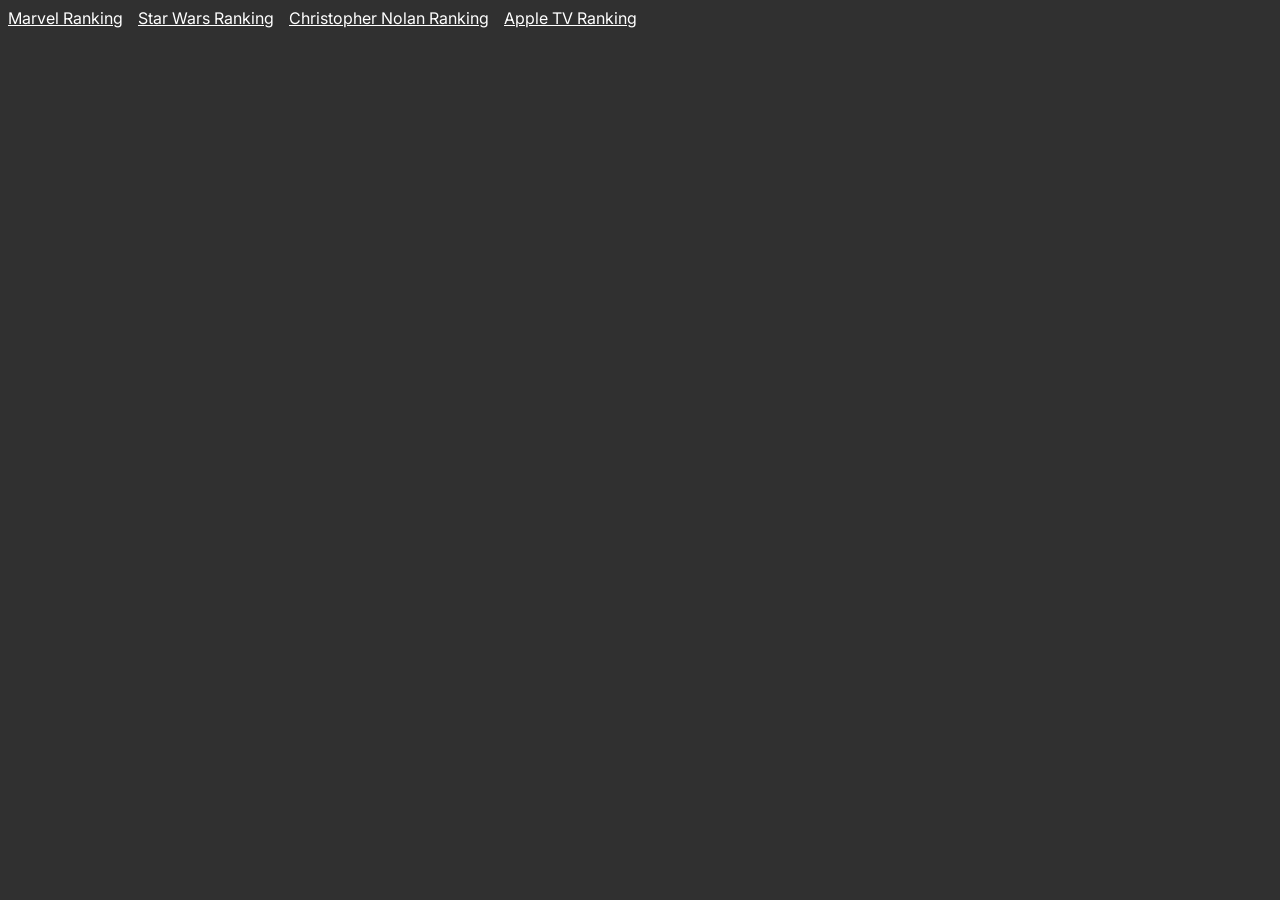
<file: index.html>
<!DOCTYPE html>
<html lang="en">
<head>
    <meta charset="UTF-8">
    <meta name="viewport" content="width=device-width, initial-scale=1.0">
    <title>Star Wars Ranking</title>
    <link href="style.css" rel="stylesheet">
    <link rel="preconnect" href="https://fonts.googleapis.com">
    <link rel="preconnect" href="https://fonts.gstatic.com" crossorigin>
    <link href="https://fonts.googleapis.com/css2?family=Inter:wght@400;600;700&display=swap" rel="stylesheet">
</head>
<body>
    <div class="filters">
        <a href="mcu.html">Marvel Ranking</a>
        <a href="starwars.html">Star Wars Ranking</a>
        <a href="nolan.html">Christopher Nolan Ranking</a>
        <a href="appletv.html">Apple TV Ranking</a>
    </div>
</body>
</body>
</html>
</file>
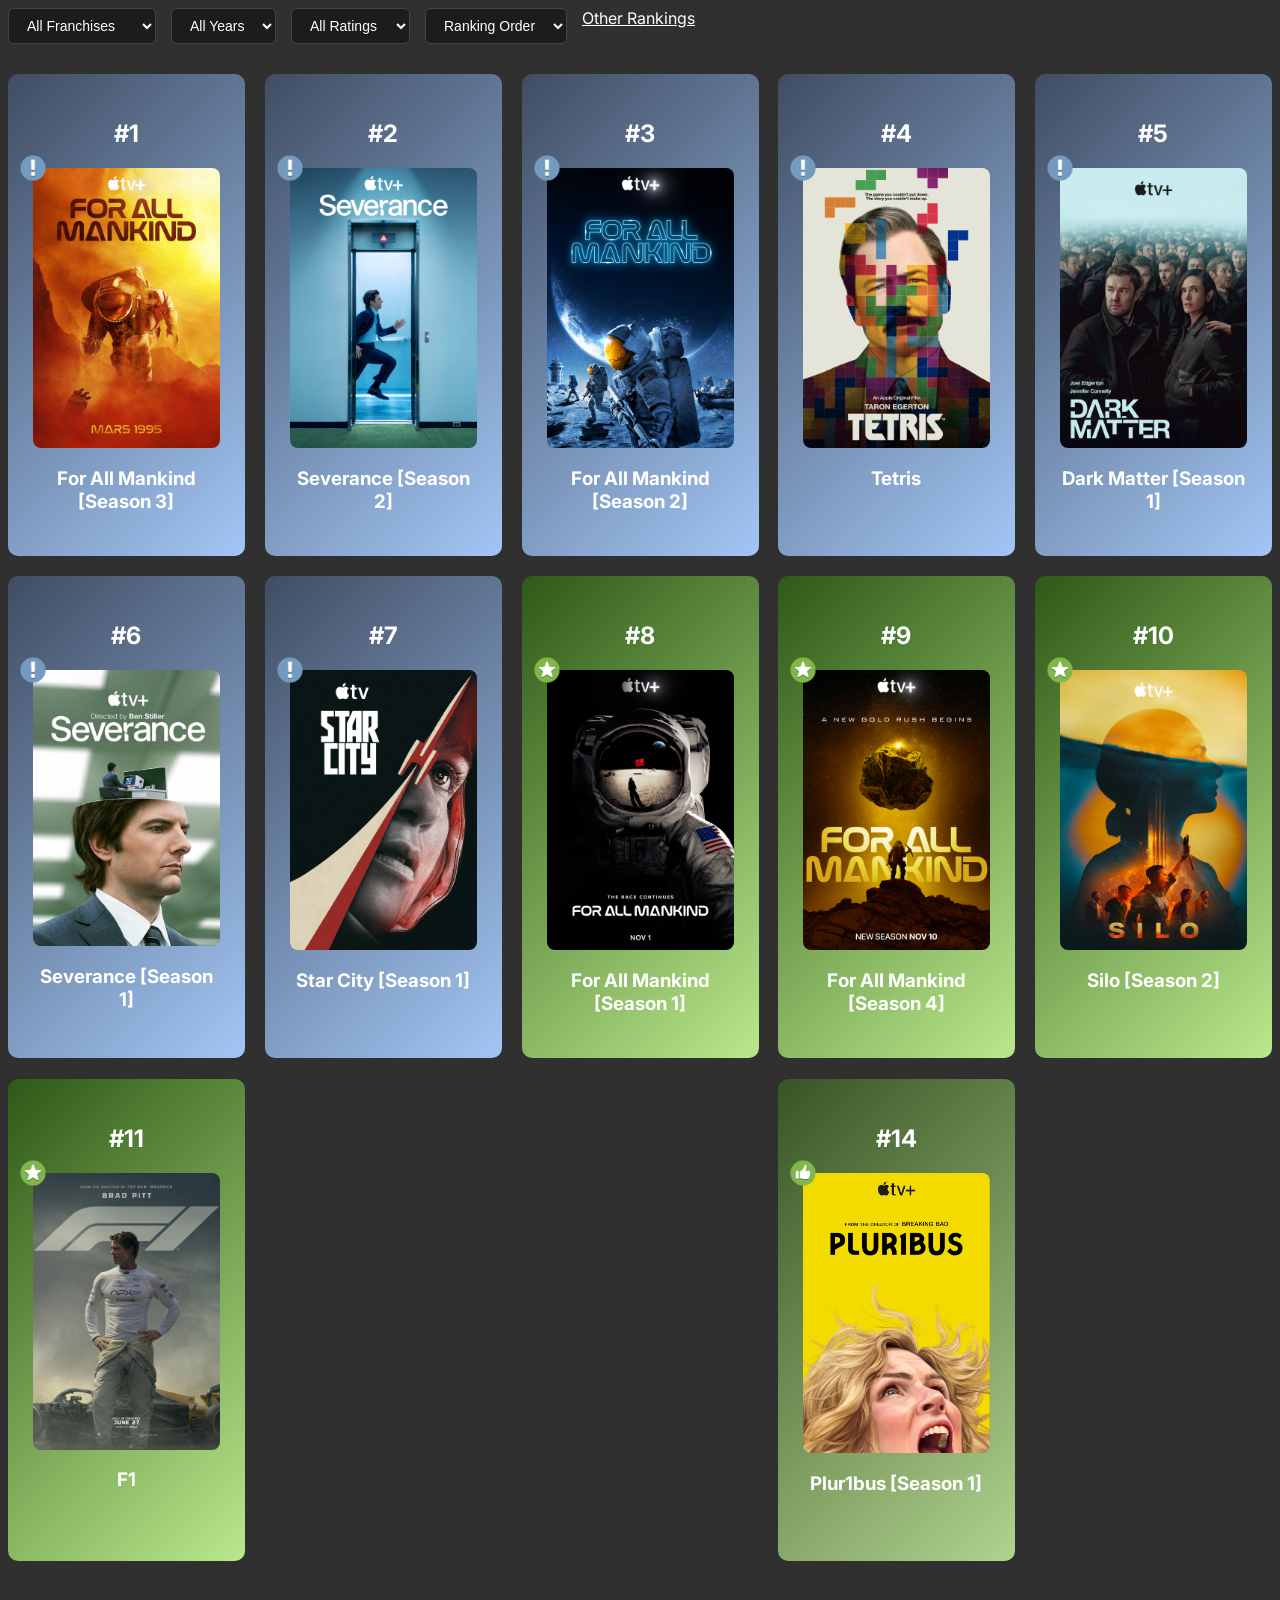
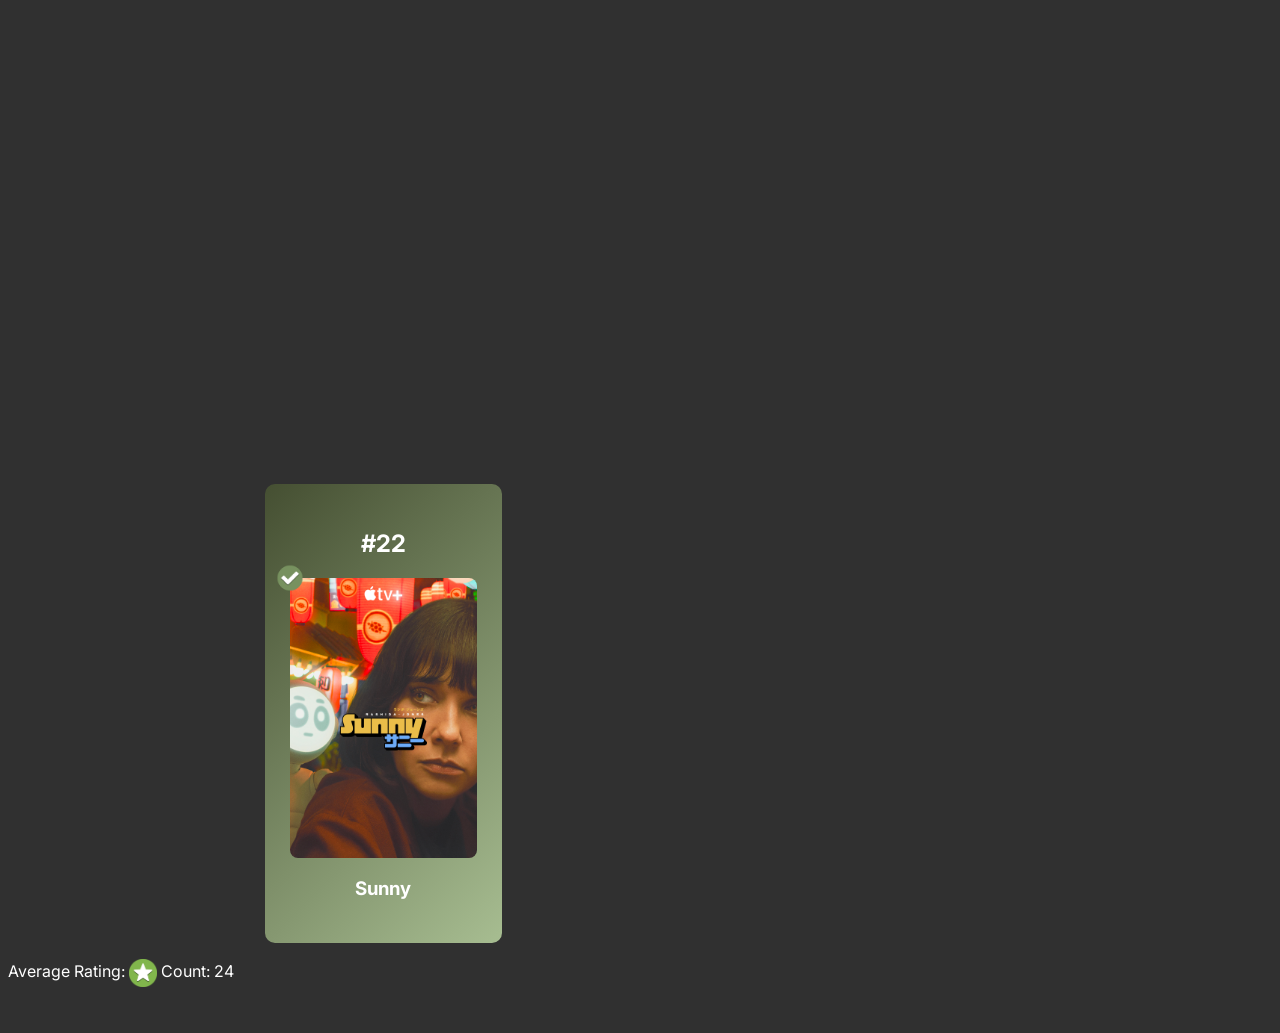
<file: appletv.html>
<!DOCTYPE html>
<html lang="en">
<head>
    <meta charset="UTF-8">
    <meta name="viewport" content="width=device-width, initial-scale=1.0">
    <title>Apple TV Ranking</title>
    <link href="style.css" rel="stylesheet">
    <link rel="preconnect" href="https://fonts.googleapis.com">
    <link rel="preconnect" href="https://fonts.gstatic.com" crossorigin>
    <link href="https://fonts.googleapis.com/css2?family=Inter:wght@400;600;700&display=swap" rel="stylesheet">
</head>
<body>
    <div class="filters">
        <select id="typeFilter" hidden><option value="all"></option></select>
        <select id="universeFilter" hidden><option value="all"></option></select>
        <select id="sagaFilter" hidden><option value="all"></option></select>
        <select id="phaseFilter" hidden><option value="all"></option></select>
        <select id="franchiseFilter">
            <option value="all">All Franchises</option>
            <option value="For All Mankind">For All Mankind</option>
            <option value="Foundation">Foundation</option>
            <option value="Hijack">Hijack</option>
            <option value="Severance">Severance</option>
            <option value="Silo">Silo</option>
        </select>
        <select id="yearFilter">
            <option value="all">All Years</option>
            <option value="2019">2019</option>
            <option value="2021">2021</option>
            <option value="2022">2022</option>
            <option value="2023">2023</option>
            <option value="2024">2024</option>
            <option value="2025">2025</option>
            <option value="2026">2026</option>
        </select>
        <select id="mediumFilter" hidden><option value="all"></option></select>
        <select id="ratingFilter">
            <option value="all">All Ratings</option>
            <option value="brilliant">Brilliant</option>
            <option value="great">Great</option>
            <option value="best">Best</option>
            <option value="excellent">Excellent</option>
            <option value="good">Good</option>
            <option value="book">Book</option>
            <option value="innacuracy">Innacuracy</option>
            <option value="mistake">Mistake</option>
            <option value="miss">Miss</option>
            <option value="blunder">Blunder</option>
        </select>
        <select id="orderingDropdown">
            <option value="ranking">Ranking Order</option>
            <option value="release">Release Order</option>
        </select>
        <a href="index.html">Other Rankings</a>
    </div>
    <div id="rankingContainer"></div>
    <div class="filters">
        <p id="avgRating">Average Rating: <img id="avgRatingImg" src="imgs/icons/brilliant.png"/> Count: 0</p>
    </div>
    <div id="episodeModal" class="modal hidden">
        <div class="modal-content">
            <button id="closeModal">&times;</button>
            <h2 id="modalTitle"></h2>
            <table id="episodeTable"></table>
        </div>
    </div>
    <script src="entries/appletv.js"></script>
    <script src="script.js"></script>
</body>
</body>
</html>
</file>
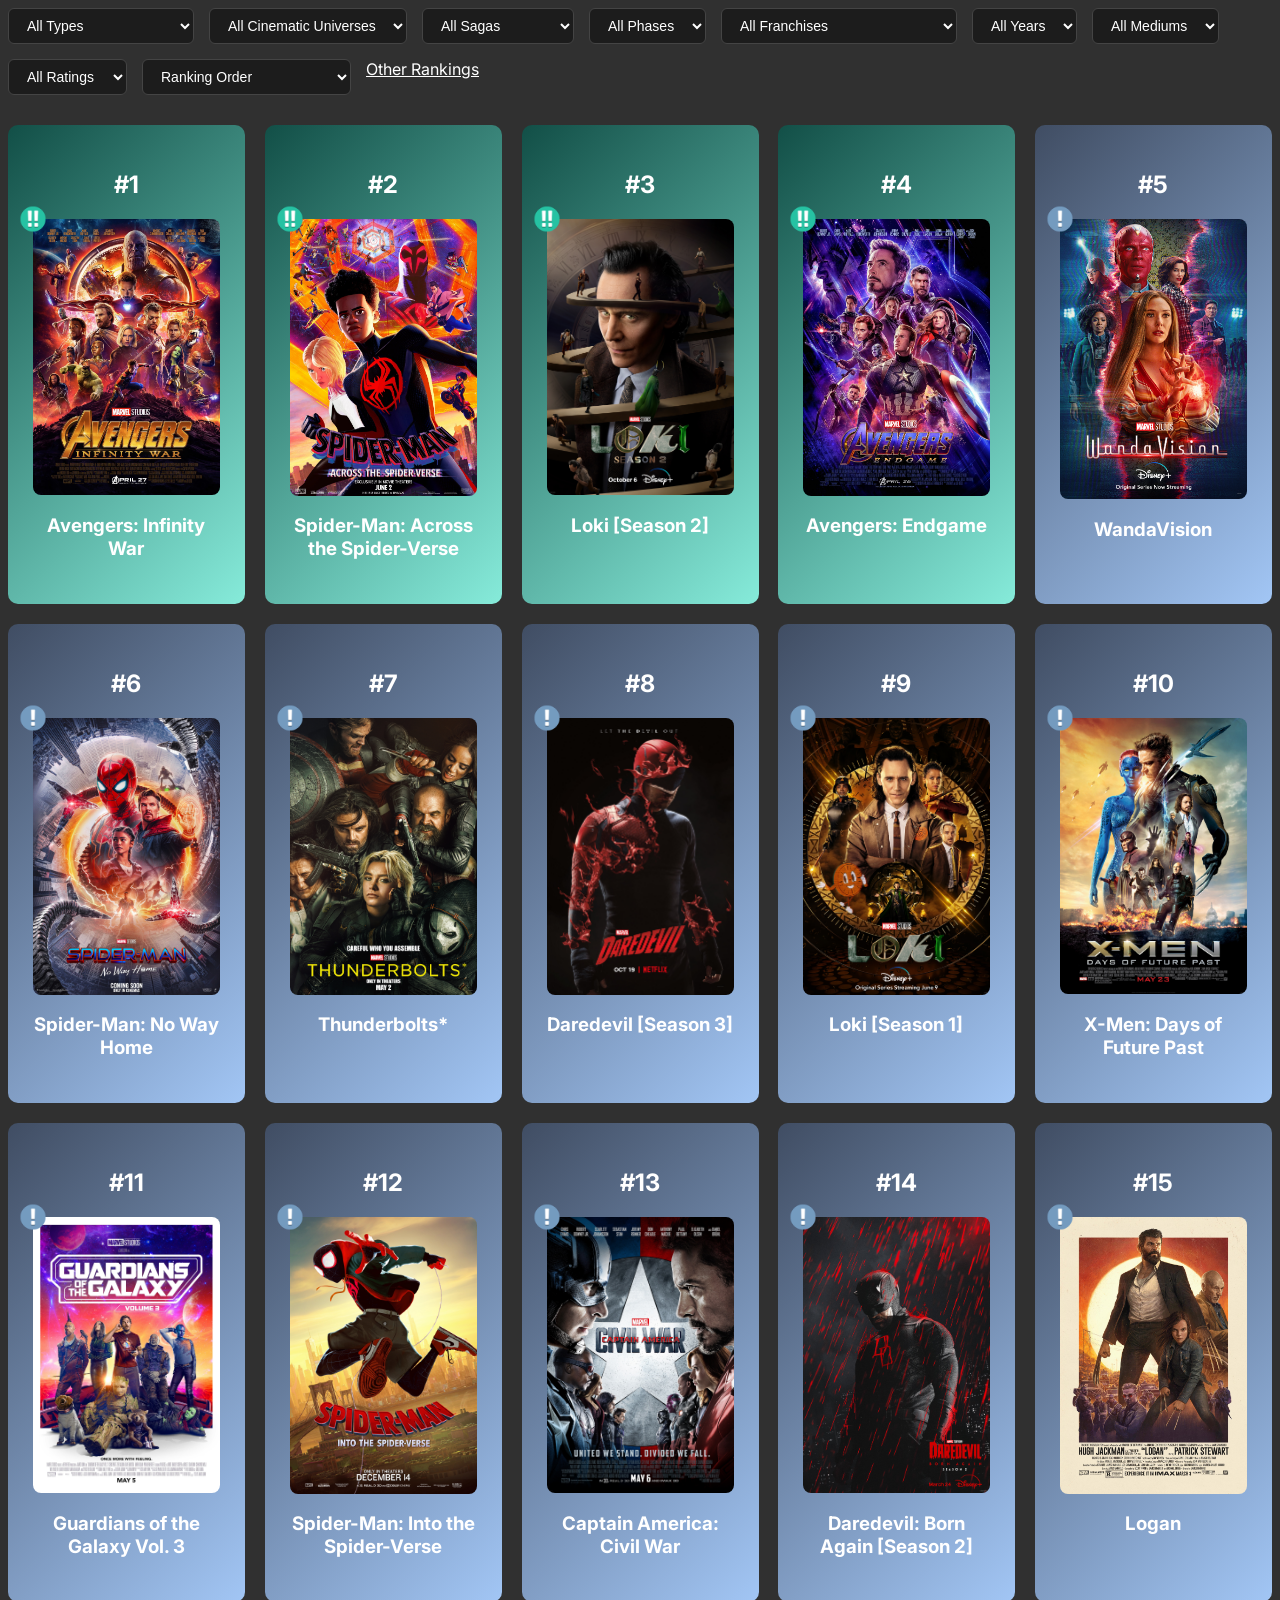
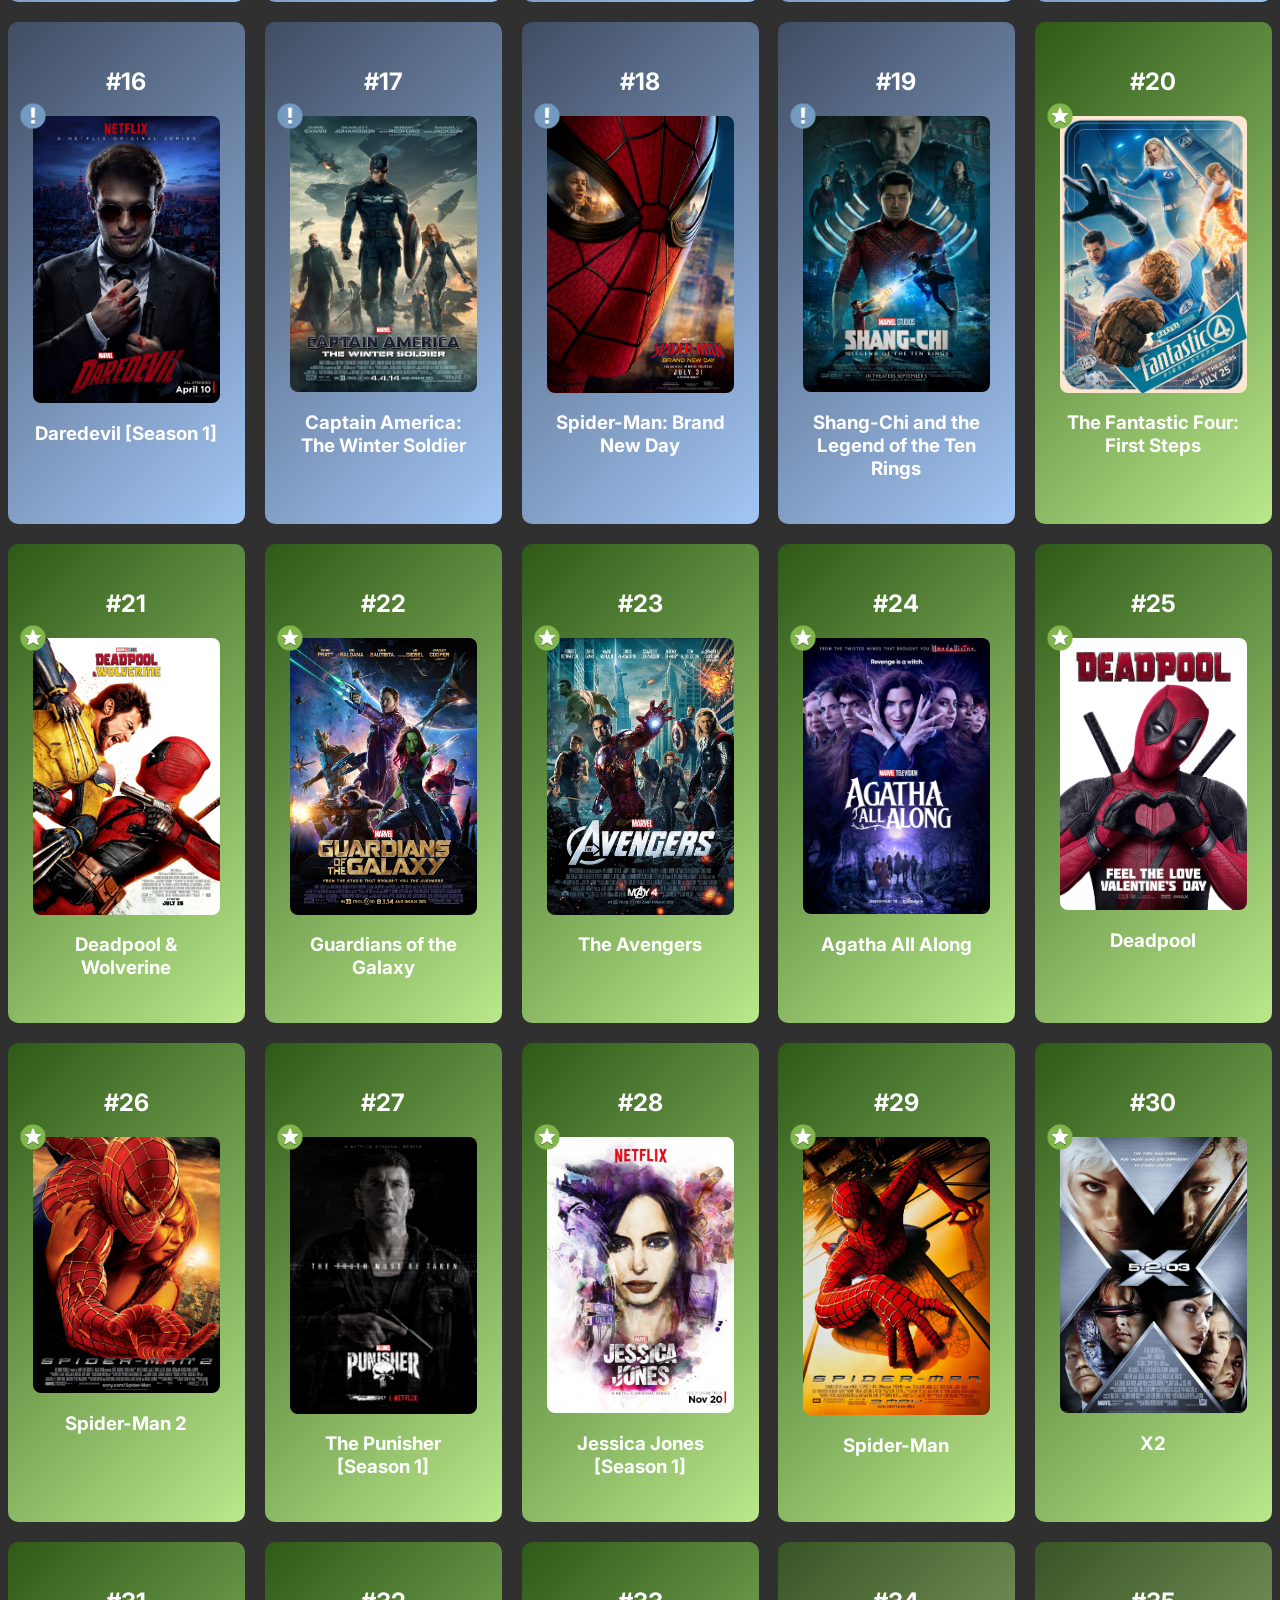
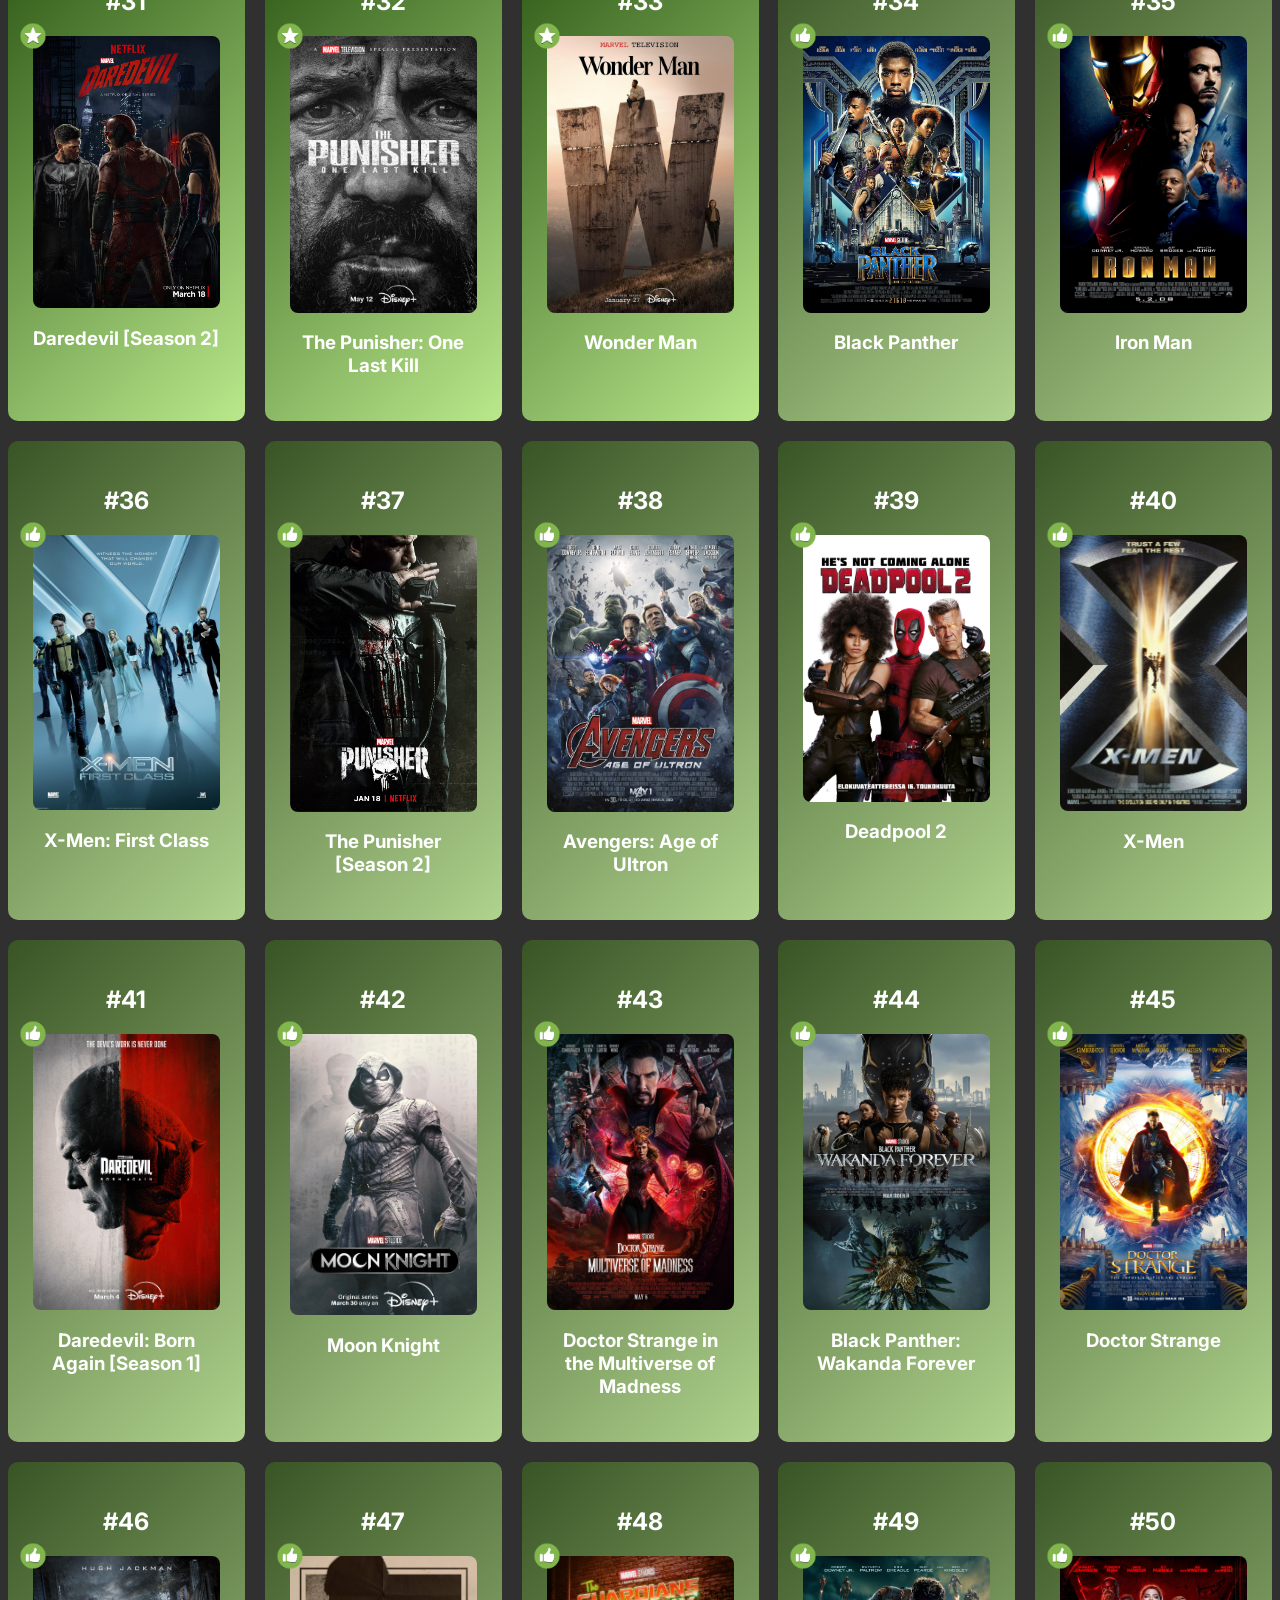
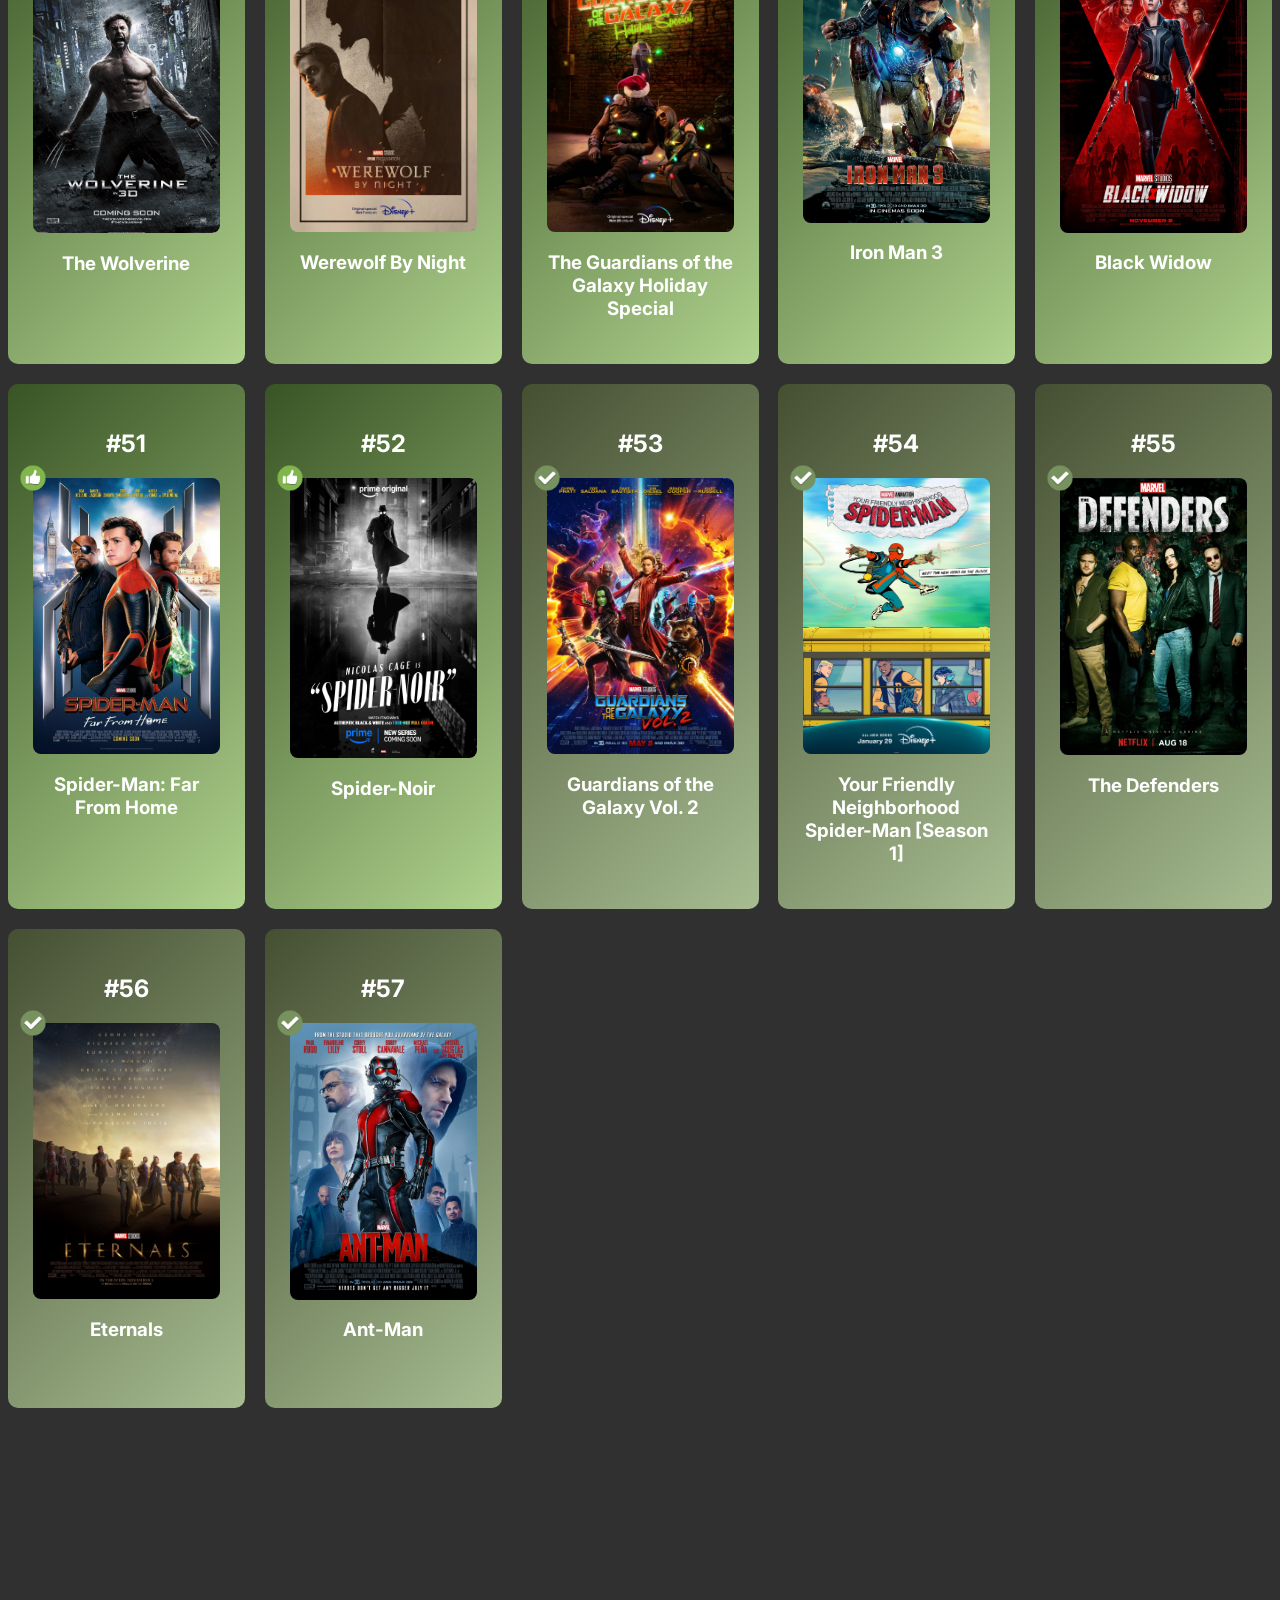
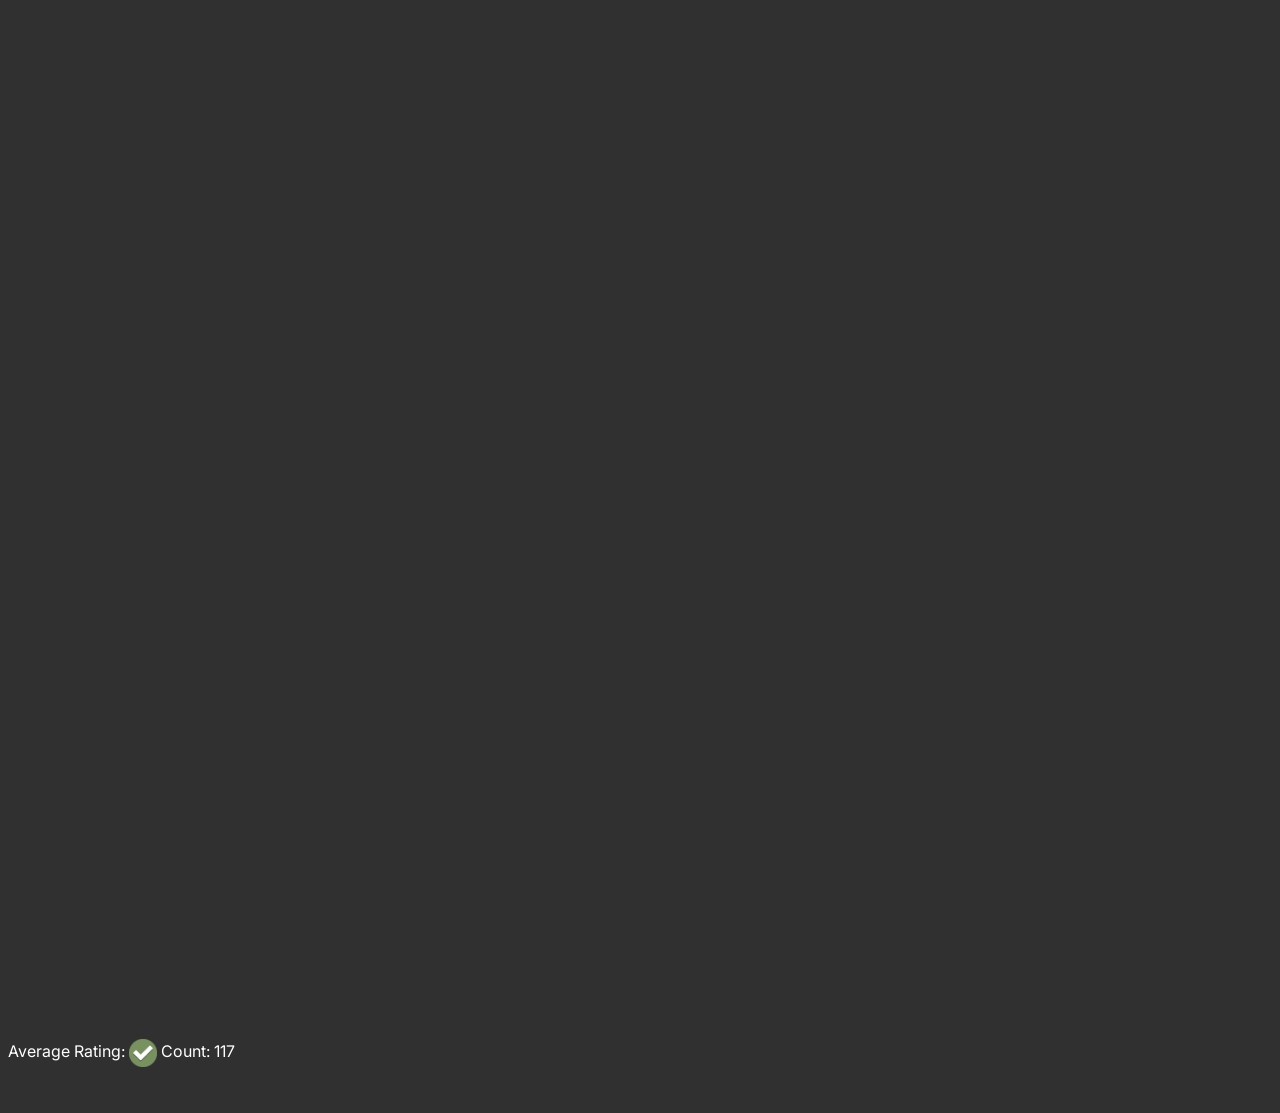
<file: mcu.html>
<!DOCTYPE html>
<html lang="en">
<head>
    <meta charset="UTF-8">
    <meta name="viewport" content="width=device-width, initial-scale=1.0">
    <title>MCU Ranking</title>
    <link href="style.css" rel="stylesheet">
    <link rel="preconnect" href="https://fonts.googleapis.com">
    <link rel="preconnect" href="https://fonts.gstatic.com" crossorigin>
    <link href="https://fonts.googleapis.com/css2?family=Inter:wght@400;600;700&display=swap" rel="stylesheet">
</head>
<body>
    <div class="filters">
        <select id="typeFilter">
            <option value="all">All Types</option>
            <option value="Movie">Movies</option>
            <option value="TV Show">TV Shows</option>
            <option value="Special Presentation">Special Presentations</option>
            <option value="Short">Shorts</option>
        </select>
        <select id="universeFilter">
            <option value="all">All Cinematic Universes</option>
            <option value="MCU">MCU</option>
            <option value="Fox X-Men">Fox X-Men</option>
            <option value="Sony Spider-Man">Sony Spider-Man</option>
            <option value="Miscellaneous">Miscellaneous</option>
        </select>
        <select id="sagaFilter">
            <option value="all">All Sagas</option>
            <option value="Infinity">Infinity Saga</option>
            <option value="Defenders">Defenders Saga</option>
            <option value="Multiverse">Multiverse Saga</option>
        </select>
        <select id="phaseFilter">
            <option value="all">All Phases</option>
            <option value="1">Phase 1</option>
            <option value="2">Phase 2</option>
            <option value="3">Phase 3</option>
            <option value="4">Phase 4</option>
            <option value="5">Phase 5</option>
            <option value="6">Phase 6</option>
        </select>
        <select id="franchiseFilter">
            <option value="all">All Franchises</option>
            <option value="Ant-Man">Ant-Man</option>
            <option value="Avengers">Avengers</option>
            <option value="Black Panther">Black Panther</option>
            <option value="Blade">Blade</option>
            <option value="Captain America">Captain America</option>
            <option value="Daredevil (Ben Affleck)">Daredevil (Ben Affleck)</option>
            <option value="Daredevil (Charlie Cox)">Daredevil (Charlie Cox)</option>
            <option value="Deadpool">Deadpool</option>
            <option value="Doctor Strange">Doctor Strange</option>
            <option value="Fantastic Four (2005)">Fantastic Four (2005)</option>
            <option value="Guardians of the Galaxy">Guardians of the Galaxy</option>
            <option value="I Am Groot">I Am Groot</option>
            <option value="Iron Fist">Iron Fist</option>
            <option value="Iron Man">Iron Man</option>
            <option value="Jessica Jones">Jessica Jones</option>
            <option value="Loki">Loki</option>
            <option value="Luke Cage">Luke Cage</option>
            <option value="One Shots">One Shots</option>
            <option value="Spider-Man (Andrew Garfield)">Spider-Man (Andrew Garfield)</option>
            <option value="Spider-Man (Tobey Maguire)">Spider-Man (Tobey Maguire)</option>
            <option value="Spider-Man (Tom Holland)">Spider-Man (Tom Holland)</option>
            <option value="Spider-Verse">Spider-Verse</option>
            <option value="The Marvels">The Marvels</option>
            <option value="The Punisher">The Punisher</option>
            <option value="Thor">Thor</option>
            <option value="Venom">Venom</option>
            <option value="WandaVision">WandaVision</option>
            <option value="What If...?">What If...?</option>
            <option value="Wolverine">Wolverine</option>
            <option value="X-Men (Originals)">X-Men (Originals)</option>
            <option value="X-Men (Prequels)">X-Men (Prequels)</option>
        </select>
        <select id="yearFilter">
            <option value="all">All Years</option>
            <option value="1998">1998</option>
            <option value="2000">2000</option>
            <option value="2002">2002</option>
            <option value="2003">2003</option>
            <option value="2004">2004</option>
            <option value="2005">2005</option>
            <option value="2006">2006</option>
            <option value="2007">2007</option>
            <option value="2008">2008</option>
            <option value="2009">2009</option>
            <option value="2010">2010</option>
            <option value="2011">2011</option>
            <option value="2012">2012</option>
            <option value="2013">2013</option>
            <option value="2014">2014</option>
            <option value="2015">2015</option>
            <option value="2016">2016</option>
            <option value="2017">2017</option>
            <option value="2018">2018</option>
            <option value="2019">2019</option>
            <option value="2020">2020</option>
            <option value="2021">2021</option>
            <option value="2022">2022</option>
            <option value="2023">2023</option>
            <option value="2024">2024</option>
            <option value="2025">2025</option>
            <option value="2026">2026</option>
        </select>
        <select id="mediumFilter">
            <option value="all">All Mediums</option>
            <option value="Live Action">Live Action</option>
            <option value="Animation">Animation</option>
        </select>
        <select id="ratingFilter">
            <option value="all">All Ratings</option>
            <option value="brilliant">Brilliant</option>
            <option value="great">Great</option>
            <option value="best">Best</option>
            <option value="excellent">Excellent</option>
            <option value="good">Good</option>
            <option value="book">Book</option>
            <option value="innacuracy">Innacuracy</option>
            <option value="mistake">Mistake</option>
            <option value="miss">Miss</option>
            <option value="blunder">Blunder</option>
        </select>
        <select id="orderingDropdown">
            <option value="ranking">Ranking Order</option>
            <option value="release">Release Order</option>
            <option value="timeline">Integrated Timeline Order</option>
        </select>
        <a href="index.html">Other Rankings</a>
    </div>
    <div id="rankingContainer"></div>
    <div class="filters">
        <p id="avgRating">Average Rating: <img id="avgRatingImg" src="imgs/icons/brilliant.png"/> Count: 0</p>
    </div>
    <div id="episodeModal" class="modal hidden">
        <div class="modal-content">
            <button id="closeModal">&times;</button>
            <h2 id="modalTitle"></h2>
            <table id="episodeTable"></table>
        </div>
    </div>
    <script src="entries/mcu.js"></script>
    <script src="script.js"></script>
</html>
</file>
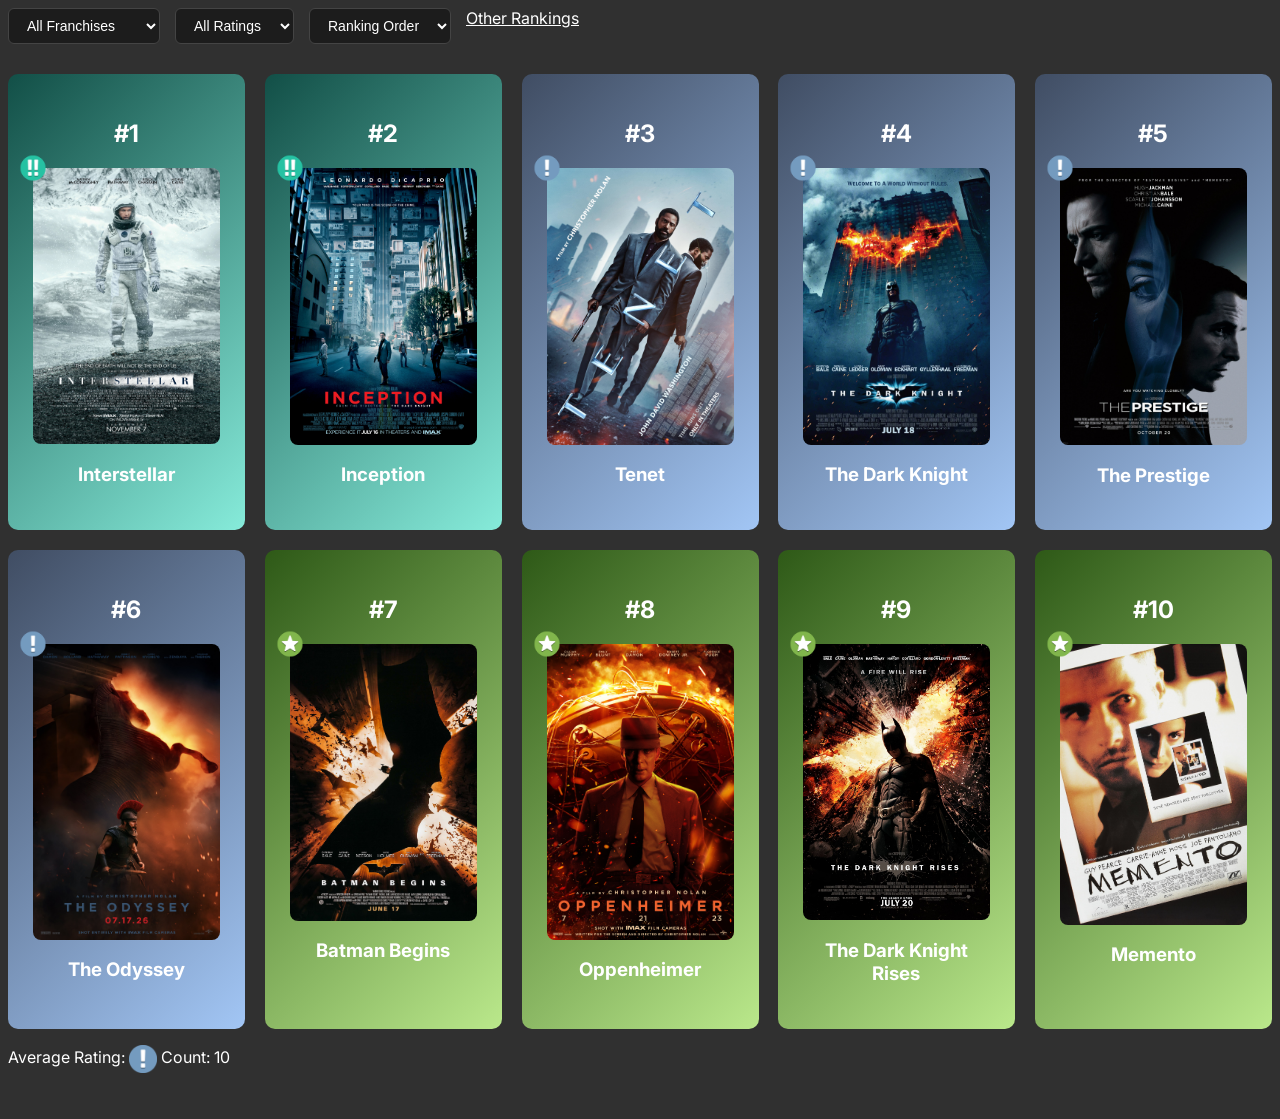
<file: nolan.html>
<!DOCTYPE html>
<html lang="en">
<head>
    <meta charset="UTF-8">
    <meta name="viewport" content="width=device-width, initial-scale=1.0">
    <title>Star Wars Ranking</title>
    <link href="style.css" rel="stylesheet">
    <link rel="preconnect" href="https://fonts.googleapis.com">
    <link rel="preconnect" href="https://fonts.gstatic.com" crossorigin>
    <link href="https://fonts.googleapis.com/css2?family=Inter:wght@400;600;700&display=swap" rel="stylesheet">
</head>
<body>
    <div class="filters">
        <select id="typeFilter" hidden><option value="all"></option></select>
        <select id="universeFilter" hidden><option value="all"></option></select>
        <select id="sagaFilter" hidden><option value="all"></option></select>
        <select id="phaseFilter" hidden><option value="all"></option></select>
        <select id="franchiseFilter">
            <option value="all">All Franchises</option>
            <option value="The Dark Knight">The Dark Knight</option>
        </select>
        <select id="yearFilter" hidden><option value="all"></option></select>
        <select id="mediumFilter" hidden><option value="all"></option></select>
        <select id="ratingFilter">
            <option value="all">All Ratings</option>
            <option value="brilliant">Brilliant</option>
            <option value="great">Great</option>
            <option value="best">Best</option>
            <option value="excellent">Excellent</option>
            <option value="good">Good</option>
            <option value="book">Book</option>
            <option value="innacuracy">Innacuracy</option>
            <option value="mistake">Mistake</option>
            <option value="miss">Miss</option>
            <option value="blunder">Blunder</option>
        </select>
        <select id="orderingDropdown">
            <option value="ranking">Ranking Order</option>
            <option value="release">Release Order</option>
        </select>
        <a href="index.html">Other Rankings</a>
    </div>
    <div id="rankingContainer"></div>
    <div class="filters">
        <p id="avgRating">Average Rating: <img id="avgRatingImg" src="imgs/icons/brilliant.png"/> Count: 0</p>
    </div>
    <div id="episodeModal" class="modal hidden">
        <div class="modal-content">
            <button id="closeModal">&times;</button>
            <h2 id="modalTitle"></h2>
            <table id="episodeTable"></table>
        </div>
    </div>
    <script src="entries/nolan.js"></script>
    <script src="script.js"></script>
</body>
</body>
</html>
</file>
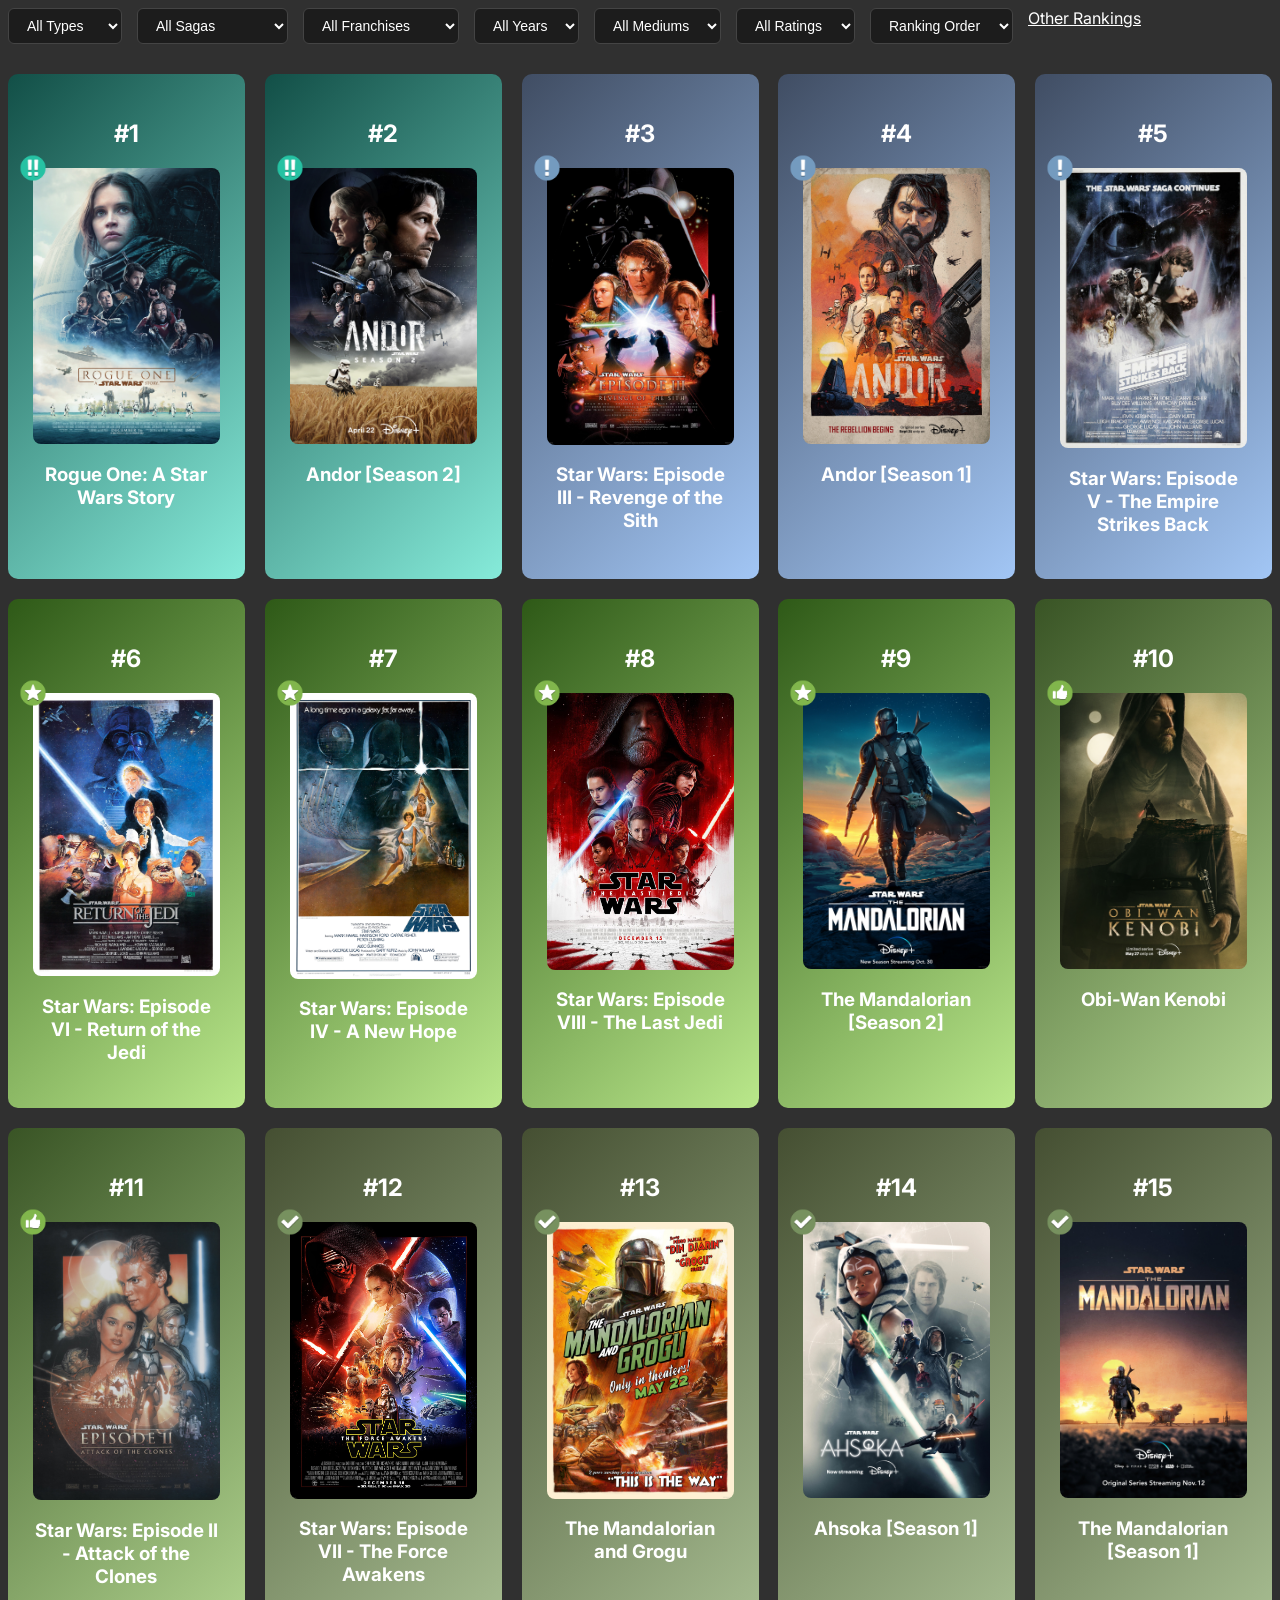
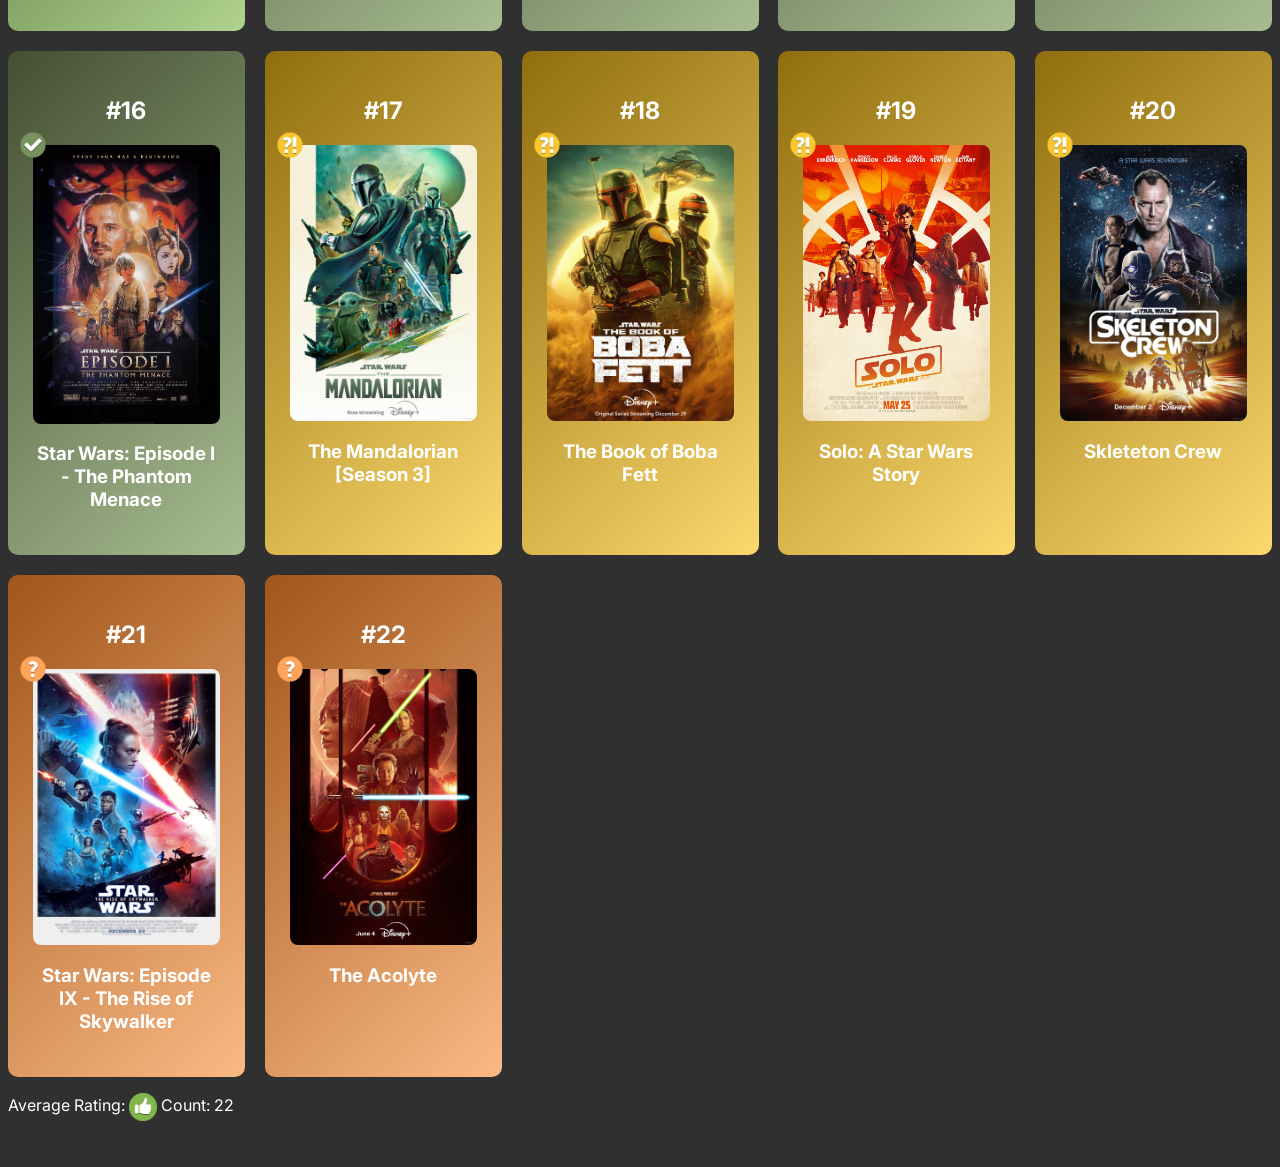
<file: starwars.html>
<!DOCTYPE html>
<html lang="en">
<head>
    <meta charset="UTF-8">
    <meta name="viewport" content="width=device-width, initial-scale=1.0">
    <title>Star Wars Ranking</title>
    <link href="style.css" rel="stylesheet">
    <link rel="preconnect" href="https://fonts.googleapis.com">
    <link rel="preconnect" href="https://fonts.gstatic.com" crossorigin>
    <link href="https://fonts.googleapis.com/css2?family=Inter:wght@400;600;700&display=swap" rel="stylesheet">
</head>
<body>
    <div class="filters">
        <select id="typeFilter">
            <option value="all">All Types</option>
            <option value="Movie">Movies</option>
            <option value="TV Show">TV Shows</option>
        </select>
        <select id="universeFilter" hidden><option value="all"></option></select>
        <select id="sagaFilter">
            <option value="all">All Sagas</option>
            <option value="Skywalker">Skywalker Saga</option>
            <option value="Filoni-Verse">Filoni-Verse</option>
        </select>
        <select id="phaseFilter" hidden><option value="all"></option></select>
        <select id="franchiseFilter">
            <option value="all">All Franchises</option>
            <option value="Andor">Andor</option>
            <option value="Prequel Trilogy">Prequel Trilogy</option>
            <option value="Original Trilogy">Original Trilogy</option>
            <option value="Sequel Trilogy">Sequel Trilogy</option>
            <option value="The Mandalorian">The Mandalorian</option>
        </select>
        <select id="yearFilter">
            <option value="all">All Years</option>
            <option value="1977">1977</option>
            <option value="1980">1980</option>
            <option value="1983">1983</option>
            <option value="1999">1999</option>
            <option value="2002">2002</option>
            <option value="2005">2005</option>
            <option value="2015">2015</option>
            <option value="2016">2016</option>
            <option value="2017">2017</option>
            <option value="2018">2018</option>
            <option value="2019">2019</option>
            <option value="2020">2020</option>
            <option value="2021">2021</option>
            <option value="2022">2022</option>
            <option value="2023">2023</option>
            <option value="2024">2024</option>
            <option value="2025">2025</option>
            <option value="2026">2026</option>
        </select>
        <select id="mediumFilter">
            <option value="all">All Mediums</option>
            <option value="Live Action">Live Action</option>
            <option value="Animation">Animation</option>
        </select>
        <select id="ratingFilter">
            <option value="all">All Ratings</option>
            <option value="brilliant">Brilliant</option>
            <option value="great">Great</option>
            <option value="best">Best</option>
            <option value="excellent">Excellent</option>
            <option value="good">Good</option>
            <option value="book">Book</option>
            <option value="innacuracy">Innacuracy</option>
            <option value="mistake">Mistake</option>
            <option value="miss">Miss</option>
            <option value="blunder">Blunder</option>
        </select>
        <select id="orderingDropdown">
            <option value="ranking">Ranking Order</option>
            <option value="release">Release Order</option>
            <option value="timeline">Timeline Order</option>
        </select>
        <a href="index.html">Other Rankings</a>
    </div>
    <div id="rankingContainer"></div>
    <div class="filters">
        <p id="avgRating">Average Rating: <img id="avgRatingImg" src="imgs/icons/brilliant.png"/> Count: 0</p>
    </div>
    <div id="episodeModal" class="modal hidden">
        <div class="modal-content">
            <button id="closeModal">&times;</button>
            <h2 id="modalTitle"></h2>
            <table id="episodeTable"></table>
        </div>
    </div>
    <script src="entries/starwars.js"></script>
    <script src="script.js"></script>
</body>
</body>
</html>
</file>
<file: style.css>
body {
    background: #303030;
    font-family: 'Inter', sans-serif;
}

.filters {
    margin-bottom: 30px;   /* space between filters and entries */
    display: flex;
    gap: 15px;             /* space between dropdowns */
    flex-wrap: wrap;
    color: white;
}

.filters select {
    padding: 8px 14px;
    font-size: 14px;

    border-radius: 6px;
    border: 1px solid #444;

    background-color: #1c1c1c;
    color: white;

    cursor: pointer;
}

.filters select:hover {
    border-color: #888;
}

.filters select:focus {
    outline: none;
    border-color: #aaa;
    box-shadow: 0 0 6px rgba(255,255,255,0.2);
}

#rankingContainer {
    display: grid;
    grid-template-columns: repeat(auto-fill, minmax(200px, 1fr));
    gap: 20px;
}

@media (max-width: 500px) {
  #rankingContainer {
    grid-template-columns: repeat(2, 1fr);
  }
}

.ranking-card {
    background: #111;
    color: white;
    padding: 25px;
    border-radius: 10px;
    text-align: center;
}


@keyframes fadeInUp {
    from {
        opacity: 0;
        transform: translateY(10px) scale(0.95);
    }
    to {
        opacity: 1;
        transform: translateY(0) scale(1);
    }
}

.ranking-card {
  opacity: 0; /* start hidden */
}

.ranking-card > .poster {
    width: 100%;
    border-radius: 8px;
}

.card-inner {
  transition: transform 0.2s ease, box-shadow 0.2s ease;
}

.ranking-card:hover .card-inner {
  transform: scale(1.04) translateY(-4px);
}

.poster {
    width: 100%;
    border-radius: 8px;
    display: block;
}

.poster-container {
    position: relative;
}

.tier-icon {
    position: absolute;

    top: 0;
    left: 0;

    width: 25px;
    height: 25px;

    transform: translate(-50%, -50%);  /* 👈 THE KEY LINE */

    z-index: 10;
}

a {
    color: white;
}

#avgRatingImg {
    height: 1.75em;
    vertical-align: middle;
}

.modal {
  position: fixed;
  inset: 0;
  background: rgba(0, 0, 0, 0.7);

  display: flex;
  justify-content: center;
  align-items: center;

  opacity: 0;
  pointer-events: none;

  transition: opacity 0.25s ease;
  z-index: 1000;
}

.modal.show {
  opacity: 1;
  pointer-events: auto;
}


.modal-content {
  background: #efefef;
  padding: 25px;
  border-radius: 12px;
  width: 750px;
  max-height: 80vh;
  overflow-y: auto;

  transform: translateY(20px) scale(0.96);
  opacity: 0;

  transition: transform 0.3s cubic-bezier(.2,.8,.2,1),
              opacity 0.3s ease;
}

.modal.show .modal-content {
  transform: translateY(0) scale(1);
  opacity: 1;
}


#closeModal {
  float: right;
  font-size: 20px;
  background: none;
  border: none;
  cursor: pointer;
}

table {
  width: 100%;
  border-collapse: collapse;
}

th, td {
  padding: 8px;
  text-align: left;
  color: white;
}

th {
  border-bottom: 1px solid #444;
  color: black;
}

.episode-tier-icon {
  width: 22px;
  height: 22px;
  object-fit: contain;
}

#episodeTable td,
#episodeTable th {
  vertical-align: middle;
}

.episode-tier-icon {
  width: 22px;
  height: 22px;
  object-fit: contain;

  display: block;      /* important */
  margin: 0 auto;      /* keeps it centered horizontally */
}


#episodeTable td:last-child,
#episodeTable th:last-child {
  text-align: center;
}

.tier-brilliant {
    background: linear-gradient(135deg,rgba(18, 79, 71, 1) 0%, rgba(134, 235, 218, 1) 100%);
}

.tier-great {
    background: linear-gradient(135deg,rgba(64, 77, 99, 1) 0%, rgba(162, 198, 245, 1) 100%);
}

.tier-best {
    background: linear-gradient(135deg,rgba(46, 89, 23, 1) 0%, rgba(186, 232, 139, 1) 100%);
}

.tier-excellent {
    background: linear-gradient(135deg,rgba(57, 84, 37, 1) 0%, rgba(176, 211, 142, 1) 100%);
}

.tier-good {
    background: linear-gradient(135deg,rgba(69, 79, 50, 1) 0%, rgba(167, 189, 145, 1) 100%);
}

.tier-book {
    background: linear-gradient(135deg,rgba(97, 69, 47, 1) 0%, rgba(217, 184, 160, 1) 100%);
}

.tier-innacuracy {
    background: linear-gradient(135deg,rgba(143, 110, 13, 1) 0%, rgba(252, 216, 109, 1) 100%);
}

.tier-mistake {
    background: linear-gradient(135deg,rgba(161, 86, 26, 1) 0%, rgba(250, 185, 132, 1) 100%);
}

.tier-miss {
    background: linear-gradient(135deg,rgba(158, 41, 28, 1) 0%, rgba(255, 161, 150, 1) 100%);
}

.tier-blunder {
    background: linear-gradient(135deg,rgba(120, 13, 1, 1) 0%, rgba(207, 75, 60, 1) 100%);
}
</file>
